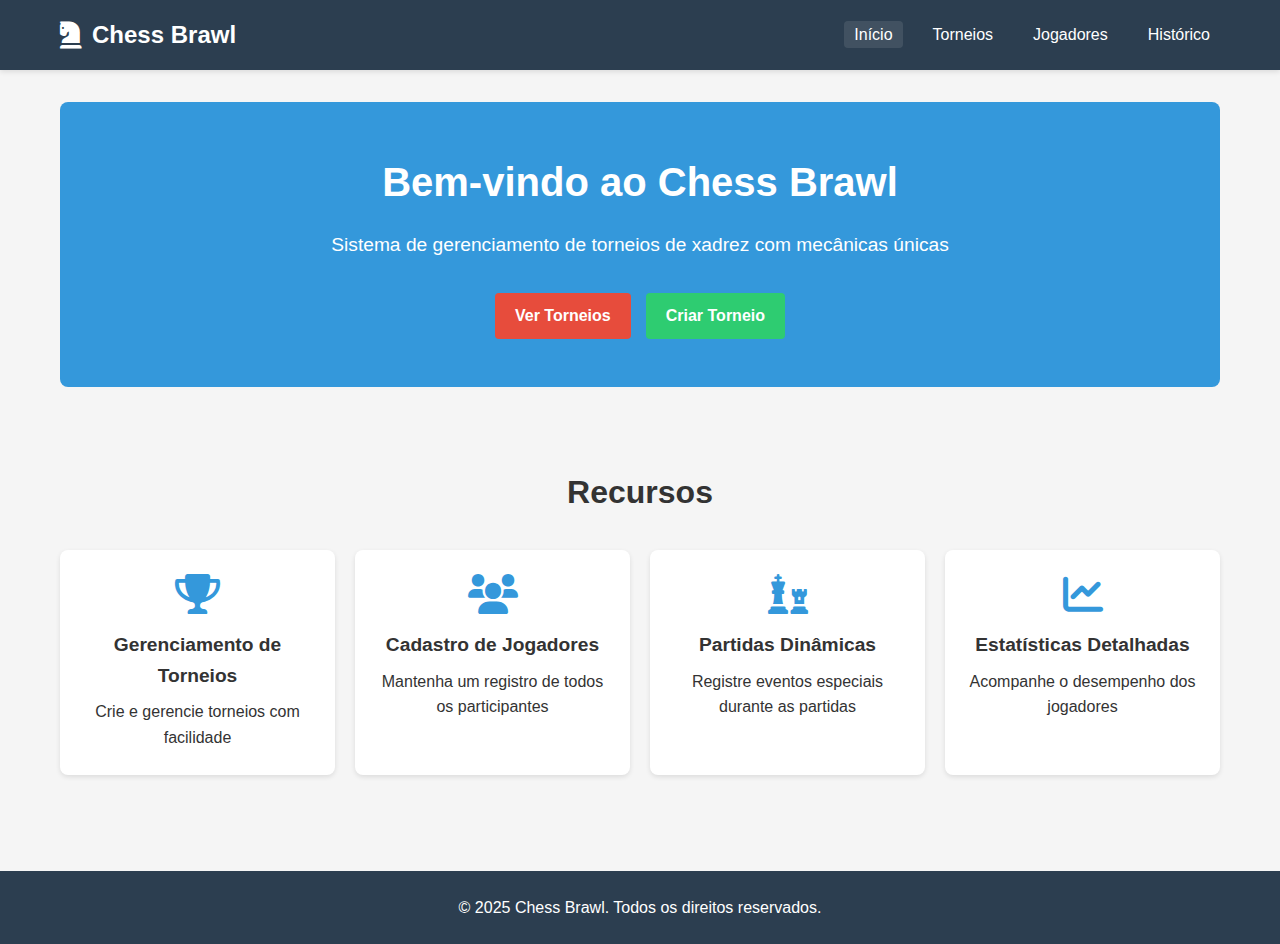
<file: src/main/resources/static/index.html>
<!DOCTYPE html>
<html lang="pt-BR">
<head>
    <meta charset="UTF-8">
    <meta name="viewport" content="width=device-width, initial-scale=1.0">
    <title>Chess Brawl</title>
    <link rel="stylesheet" href="css/styles.css">
    <link rel="stylesheet" href="css/components.css">
    <link rel="stylesheet" href="https://cdnjs.cloudflare.com/ajax/libs/font-awesome/6.0.0-beta3/css/all.min.css">
</head>
<body>
    <header class="main-header">
        <div class="container">
            <div class="logo">
                <i class="fas fa-chess-knight"></i>
                <h1>Chess Brawl</h1>
            </div>
            <nav class="main-nav">
                <ul>
                    <li><a href="index.html" class="active">Início</a></li>
                    <li><a href="tournaments.html">Torneios</a></li>
                    <li><a href="players.html">Jogadores</a></li>
                    <li><a href="history.html">Histórico</a></li>
                </ul>
            </nav>
        </div>
    </header>

    <main class="container">
        <section class="hero">
            <h2>Bem-vindo ao Chess Brawl</h2>
            <p>Sistema de gerenciamento de torneios de xadrez com mecânicas únicas</p>
            <div class="cta-buttons">
                <a href="tournaments.html" class="btn btn-primary">Ver Torneios</a>
                <a href="new-tournament.html" class="btn btn-secondary">Criar Torneio</a>
            </div>
        </section>

        <section class="features">
            <h3>Recursos</h3>
            <div class="feature-grid">
                <div class="feature-card">
                    <i class="fas fa-trophy"></i>
                    <h4>Gerenciamento de Torneios</h4>
                    <p>Crie e gerencie torneios com facilidade</p>
                </div>
                <div class="feature-card">
                    <i class="fas fa-users"></i>
                    <h4>Cadastro de Jogadores</h4>
                    <p>Mantenha um registro de todos os participantes</p>
                </div>
                <div class="feature-card">
                    <i class="fas fa-chess"></i>
                    <h4>Partidas Dinâmicas</h4>
                    <p>Registre eventos especiais durante as partidas</p>
                </div>
                <div class="feature-card">
                    <i class="fas fa-chart-line"></i>
                    <h4>Estatísticas Detalhadas</h4>
                    <p>Acompanhe o desempenho dos jogadores</p>
                </div>
            </div>
        </section>
    </main>

    <footer class="main-footer">
        <div class="container">
            <p>&copy; 2025 Chess Brawl. Todos os direitos reservados.</p>
        </div>
    </footer>

    <script type="module" src="js/utils.js"></script>
    <script type="module" src="js/api.js"></script>
</body>
</html>
</file>
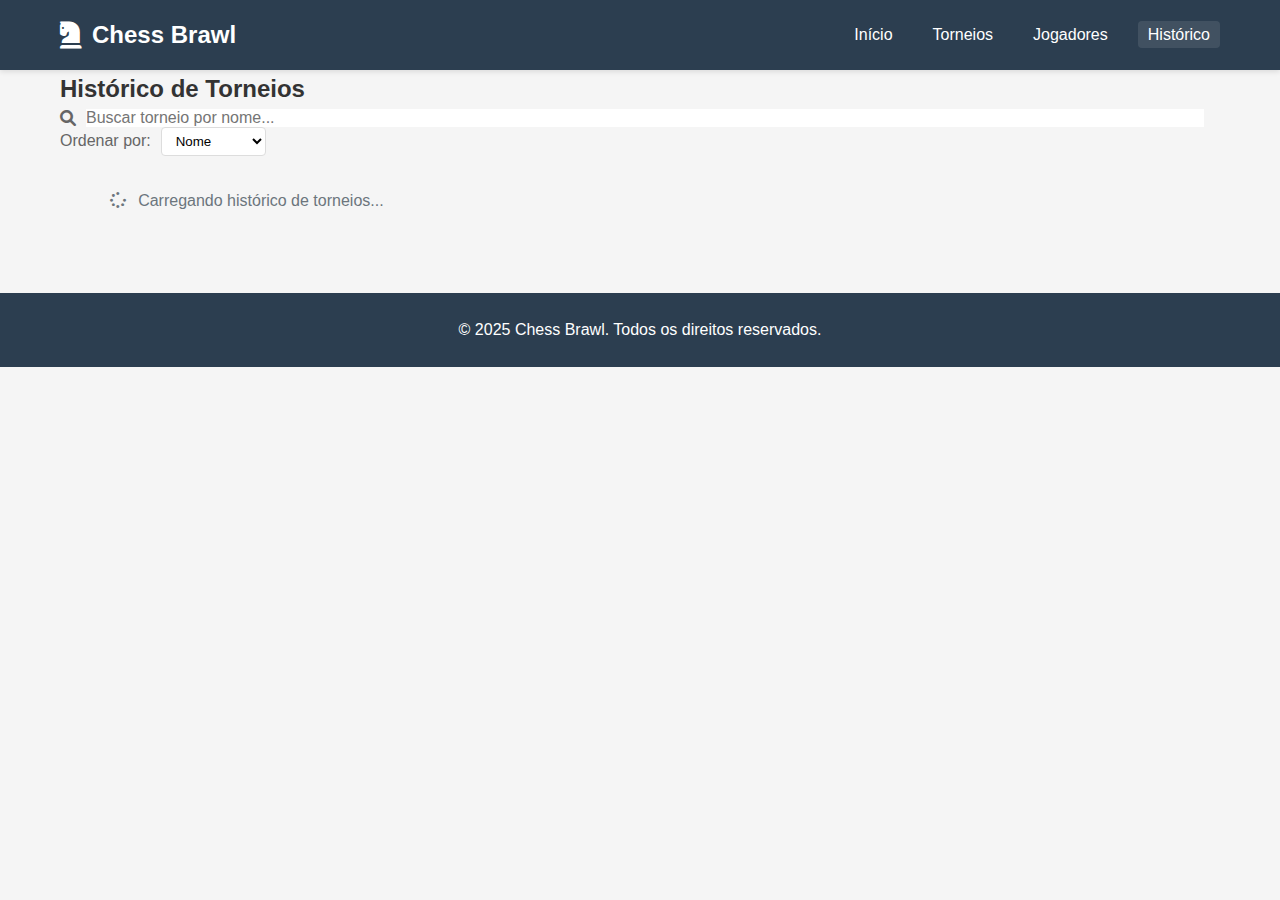
<file: src/main/resources/static/history.html>
<!DOCTYPE html>
<html lang="pt-BR">
<head>
    <meta charset="UTF-8">
    <meta name="viewport" content="width=device-width, initial-scale=1.0">
    <title>Histórico de Torneios - Chess Brawl</title>
    <link rel="stylesheet" href="css/styles.css">
    <link rel="stylesheet" href="css/components.css">
    <link rel="stylesheet" href="css/pages/history.css">
    <link rel="stylesheet" href="https://cdnjs.cloudflare.com/ajax/libs/font-awesome/6.0.0-beta3/css/all.min.css">
    </head>
<body>
    <header class="main-header">
        <div class="container">
            <div class="logo">
                <i class="fas fa-chess-knight"></i>
                <h1>Chess Brawl</h1>
            </div>
            <nav class="main-nav">
                <ul>
                    <li><a href="index.html">Início</a></li>
                    <li><a href="tournaments.html">Torneios</a></li>
                    <li><a href="players.html">Jogadores</a></li>
                    <li><a href="history.html" class="active">Histórico</a></li>
                </ul>
            </nav>
        </div>
    </header>

    <main class="container">
        <div class="page-header">
            <h2>Histórico de Torneios</h2>
        </div>

        <div class="search-bar">
            <div class="search-input">
                <i class="fas fa-search"></i>
                <input type="text" id="tournament-search" placeholder="Buscar torneio por nome...">
            </div>
            <div class="sort-options">
                <label for="sort-by">Ordenar por:</label>
                <select id="sort-by">
                    <option value="name">Nome</option>
                    <option value="players">Jogadores</option>
                </select>
            </div>
        </div>

        <div id="tournaments-container" class="tournaments-grid">
            <div class="loading">
                <i class="fas fa-spinner fa-spin"></i> Carregando histórico de torneios...
            </div>
            </div>

        <div id="notification-area" class="mt-6">
            </div>

    </main>

    <div id="tournament-modal" class="modal">
        <div class="modal-content">
            <div class="modal-header">
                <h3 id="modal-tournament-name">Detalhes do Torneio</h3>
                <button class="modal-close">&times;</button>
            </div>
            <div class="modal-body">
                <div class="modal-details">
                    <p><strong>Campeão:</strong> <span id="modal-champion"></span></p>
                </div>
                <h4 class="mt-4">Classificação Final</h4>
                <table class="table ranking-table">
                    <thead>
                        <tr>
                            <th>Pos.</th>
                            <th>Jogador</th>
                            <th>Nome</th>
                            <th class="text-center">Pontos</th>
                        </tr>
                    </thead>
                    <tbody id="modal-ranking">
                        </tbody>
                </table>
            </div>
        </div>
    </div>

    <template id="tournament-card-template">
        <div class="card tournament-card">
            <div class="card-header">
                <h3 class="card-title tournament-name"></h3>
            </div>
            <div class="tournament-details">
                <div class="detail-item">
                    <i class="fas fa-trophy"></i>
                    Campeão: <span class="champion-name"></span>
                </div>
                 <div class="detail-item">
                    <i class="fas fa-users"></i>
                    <span class="player-count"></span> jogadores
                </div>
                 <div class="detail-item">
                    <i class="fas fa-chess-board"></i>
                    <span class="round-count"></span> rodadas
                </div>
                </div>
            <div class="card-actions">
                <button class="btn btn-outline btn-sm view-details">Ver Detalhes</button>
            </div>
        </div>
    </template>


    <footer class="main-footer">
        <div class="container">
            <p>&copy; 2025 Chess Brawl. Todos os direitos reservados.</p>
        </div>
    </footer>

    <script src="js/utils.js" type="module"></script>
    <script src="js/api.js" type="module"></script>
    <script src="js/pages/history.js" type="module"></script>
</body>
</html>
</file>
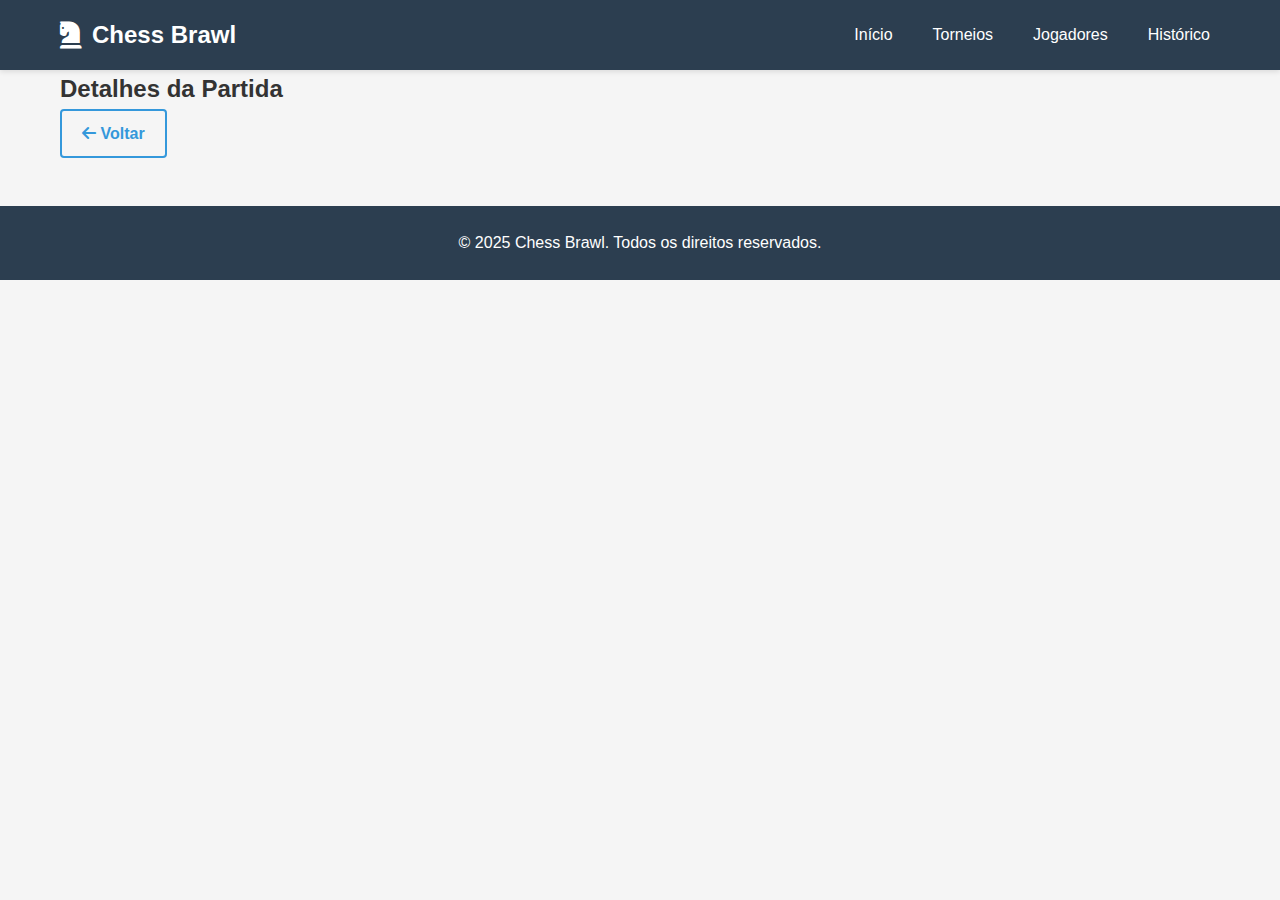
<file: src/main/resources/static/match-detail.html>
<!DOCTYPE html>
<html lang="pt-BR">
<head>
    <meta charset="UTF-8">
    <meta name="viewport" content="width=device-width, initial-scale=1.0">
    <title>Detalhes da Partida - Chess Brawl</title>
    <link rel="stylesheet" href="css/styles.css">
    <link rel="stylesheet" href="css/components.css">
    <link rel="stylesheet" href="css/pages/match-detail.css">
    <link rel="stylesheet" href="https://cdnjs.cloudflare.com/ajax/libs/font-awesome/6.0.0-beta3/css/all.min.css">
    </head>
<body>
    <header class="main-header">
        <div class="container">
            <div class="logo">
                <i class="fas fa-chess-knight"></i>
                <h1>Chess Brawl</h1>
            </div>
            <nav class="main-nav">
                <ul>
                    <li><a href="index.html">Início</a></li>
                    <li><a href="tournaments.html">Torneios</a></li>
                    <li><a href="players.html">Jogadores</a></li>
                    <li><a href="history.html">Histórico</a></li>
                </ul>
            </nav>
        </div>
    </header>

    <main class="container">
        <div class="page-header">
            <h2>Detalhes da Partida</h2>
            <a href="#" id="back-btn" class="btn btn-outline">
                <i class="fas fa-arrow-left"></i> Voltar
            </a>
        </div>

        <div id="match-loading" class="loading-state" style="display: none;">
            <i class="fas fa-spinner fa-spin"></i> Carregando dados da partida...
        </div>

        <div id="match-content" class="match-details-container hidden">
            <div class="match-info">
                <div class="player-block">
                    <h3 id="player1-nickname"></h3>
                    <p id="player1-name"></p>
                </div>
                <div class="vs">VS</div>
                <div class="player-block">
                    <h3 id="player2-nickname"></h3>
                    <p id="player2-name"></p>
                </div>
            </div>
            <div class="match-meta">
                <span id="match-round"></span>
                <span id="match-status" class="status-badge"></span>
            </div>

            <div class="match-actions">
                <button id="start-match-btn" class="btn btn-success" style="display: none;">
                    <i class="fas fa-play"></i> Iniciar Partida
                </button>

                <button id="finish-match-btn" class="btn btn-danger" style="display: none;">
                    <i class="fas fa-flag-checkered"></i> Finalizar Partida
                </button>
            </div>

            <div id="register-event-section" class="card mt-6 hidden">
                <div class="card-header">
                    <h3 class="card-title">Registrar Evento</h3>
                </div>
                <div class="card-body">
                    <form id="event-form">
                        <div class="form-group">
                            <label for="event-type" class="form-label">Tipo de Evento</label>
                            <select id="event-type" class="form-control" required>
                                <option value="">Selecione o tipo</option>
                                </select>
                        </div>
                        <div class="form-group">
                            <label for="event-player" class="form-label">Jogador</label>
                            <select id="event-player" class="form-control" required>
                                <option value="">Selecione o jogador</option>
                                </select>
                        </div>
                        <div class="form-actions">
                            <button type="submit" class="btn btn-primary">Registrar</button>
                        </div>
                    </form>
                </div>
            </div>

             <div id="finish-match-section" class="card mt-6 hidden">
                 </div>


            <div id="events-section" class="card mt-6 hidden">
                <div class="card-header">
                    <h3 class="card-title">Eventos da Partida</h3>
                </div>
                <div id="events-container" class="card-body">
                    <div class="empty-state">
                        <p>Nenhum evento registrado para esta partida.</p>
                    </div>
                </div>
            </div>

        </div>

        <div id="notification-area" class="mt-6">
            </div>

    </main>

    <footer class="main-footer">
        <div class="container">
            <p>&copy; 2025 Chess Brawl. Todos os direitos reservados.</p>
        </div>
    </footer>

    <template id="event-template">
        <div class="event-item">
            <div class="event-icon">
                 </div>
            <div class="event-details">
                <span class="event-type font-semibold"></span>
                <span class="event-player"></span>
                 </div>
             </div>
    </template>


    <script type="module" src="js/utils.js"></script>
    <script type="module" src="js/api.js"></script>
    <script type="module" src="js/pages/match-detail.js"></script>
</body>
</html>
</file>
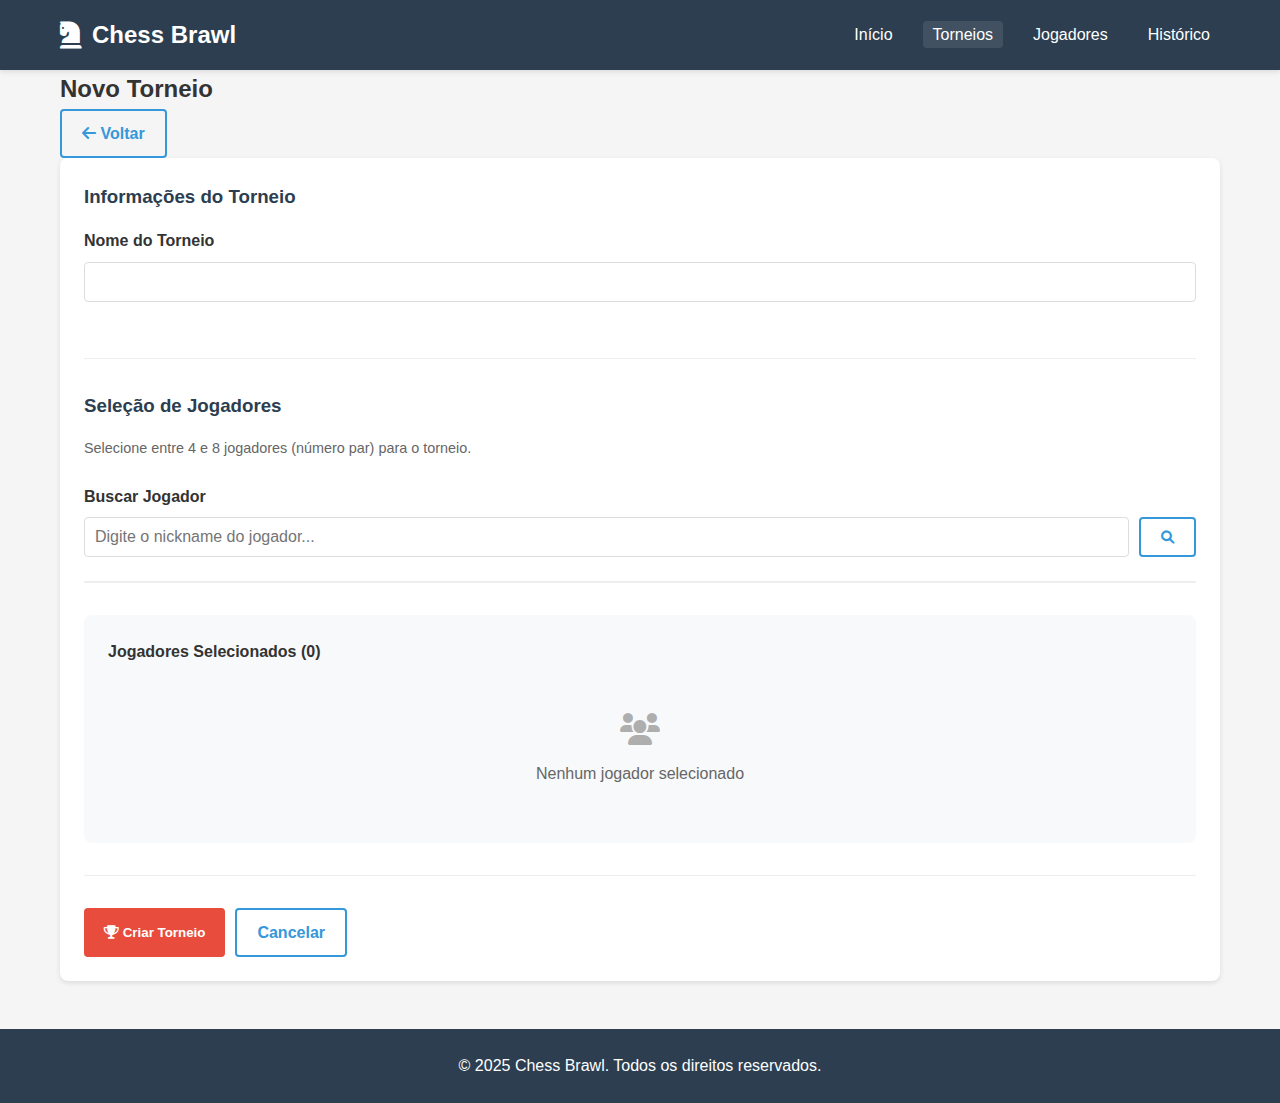
<file: src/main/resources/static/new-tournament.html>
<!DOCTYPE html>
<html lang="pt-BR">
<head>
    <meta charset="UTF-8">
    <meta name="viewport" content="width=device-width, initial-scale=1.0">
    <title>Novo Torneio - Chess Brawl</title>
    <link rel="stylesheet" href="css/styles.css">
    <link rel="stylesheet" href="css/components.css">
    <link rel="stylesheet" href="css/pages/tournament-form.css">
    <link rel="stylesheet" href="https://cdnjs.cloudflare.com/ajax/libs/font-awesome/6.0.0-beta3/css/all.min.css">
</head>
<body>
    <header class="main-header">
        <div class="container">
            <div class="logo">
                <i class="fas fa-chess-knight"></i>
                <h1>Chess Brawl</h1>
            </div>
            <nav class="main-nav">
                <ul>
                    <li><a href="index.html">Início</a></li>
                    <li><a href="tournaments.html" class="active">Torneios</a></li>
                    <li><a href="players.html">Jogadores</a></li>
                    <li><a href="history.html">Histórico</a></li>
                </ul>
            </nav>
        </div>
    </header>

    <main class="container">
        <div class="page-header">
            <h2>Novo Torneio</h2>
            <a href="tournaments.html" class="btn btn-outline">
                <i class="fas fa-arrow-left"></i> Voltar
            </a>
        </div>

        <div id="active-tournament-warning" class="alert alert-warning" style="display: none;">
            <i class="fas fa-exclamation-triangle"></i>
            <div>
                <h3>Já existe um torneio em andamento</h3>
                <p>Finalize o torneio atual antes de criar um novo.</p>
                <a href="#" id="view-active-tournament" class="btn btn-primary btn-sm">Ver Torneio Ativo</a>
            </div>
        </div>

        <div id="tournament-form-container">
            <form id="tournament-form" class="card">
                <div class="form-section">
                    <h3>Informações do Torneio</h3>
                    <div class="form-group">
                        <label for="tournament-name" class="form-label">Nome do Torneio</label>
                        <input type="text" id="tournament-name" class="form-control" required>
                        <div id="tournament-name-error" class="form-error"></div>
                    </div>
                </div>

                <div class="form-section">
                    <h3>Seleção de Jogadores</h3>
                    <p class="form-hint">Selecione entre 4 e 8 jogadores (número par) para o torneio.</p>
                    
                    <div class="player-search-container">
                        <div class="form-group">
                            <label for="player-search" class="form-label">Buscar Jogador</label>
                            <div class="search-input">
                                <input type="text" id="player-search" class="form-control" placeholder="Digite o nickname do jogador...">
                                <button type="button" id="search-player-btn" class="btn btn-outline">
                                    <i class="fas fa-search"></i>
                                </button>
                            </div>
                        </div>
                        
                        <div id="player-search-results" class="search-results">
                            <!-- Resultados da busca serão inseridos aqui -->
                        </div>
                    </div>
                    
                    <div class="selected-players-container">
                        <h4>Jogadores Selecionados (<span id="selected-count">0</span>)</h4>
                        <div id="selected-players" class="selected-players">
                            <div class="empty-selection">
                                <i class="fas fa-users"></i>
                                <p>Nenhum jogador selecionado</p>
                            </div>
                        </div>
                    </div>
                </div>

                <div class="form-actions">
                    <button type="submit" id="create-tournament-btn" class="btn btn-primary" disabled>
                        <i class="fas fa-trophy"></i> Criar Torneio
                    </button>
                    <a href="tournaments.html" class="btn btn-outline">Cancelar</a>
                </div>
            </form>
        </div>
    </main>

    <!-- Template para resultado de busca de jogador -->
    <template id="player-result-template">
        <div class="player-result">
            <div class="player-info">
                <h4 class="player-nickname"></h4>
                <p class="player-name"></p>
            </div>
            <div class="player-rating">
                <span class="rating-value"></span>
            </div>
            <button type="button" class="btn btn-sm btn-outline add-player">
                <i class="fas fa-plus"></i>
            </button>
        </div>
    </template>

    <!-- Template para jogador selecionado -->
    <template id="selected-player-template">
        <div class="selected-player">
            <div class="player-info">
                <h4 class="player-nickname"></h4>
                <p class="player-name"></p>
            </div>
            <div class="player-rating">
                <span class="rating-value"></span>
            </div>
            <button type="button" class="btn btn-sm btn-outline remove-player">
                <i class="fas fa-times"></i>
            </button>
        </div>
    </template>

    <footer class="main-footer">
        <div class="container">
            <p>&copy; 2025 Chess Brawl. Todos os direitos reservados.</p>
        </div>
    </footer>

    <script src="js/utils.js"></script>
    <script src="js/api.js"></script>
    <script src="js/pages/new-tournament.js"></script>
</body>
</html>
</file>
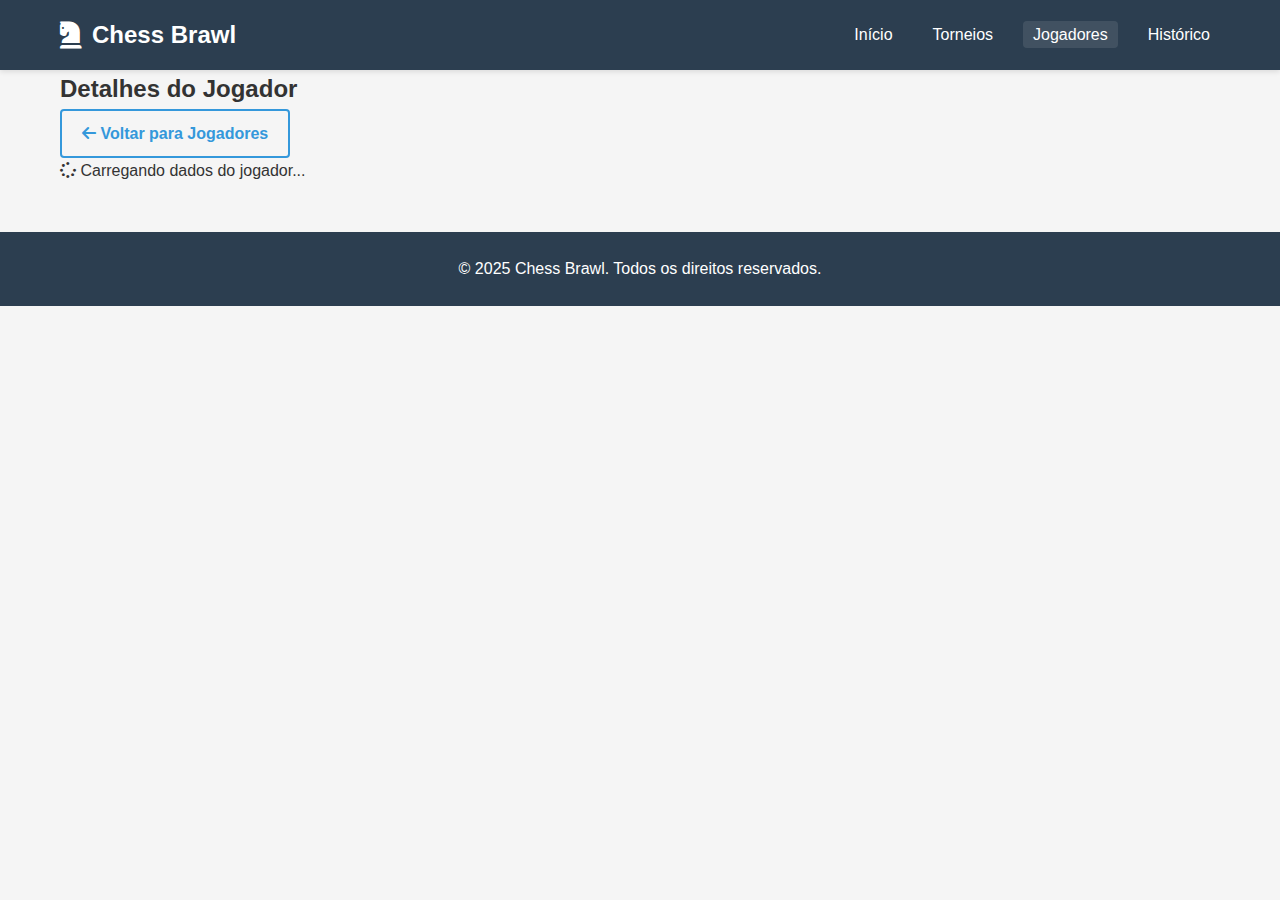
<file: src/main/resources/static/player-detail.html>
<!DOCTYPE html>
<html lang="pt-BR">
<head>
    <meta charset="UTF-8">
    <meta name="viewport" content="width=device-width, initial-scale=1.0">
    <title>Detalhes do Jogador - Chess Brawl</title>
    <link rel="stylesheet" href="css/styles.css">
    <link rel="stylesheet" href="css/components.css">
    <link rel="stylesheet" href="css/pages/player-detail.css">
    <link rel="stylesheet" href="https://cdnjs.cloudflare.com/ajax/libs/font-awesome/6.0.0-beta3/css/all.min.css">
    </head>
<body>
    <header class="main-header">
        <div class="container">
            <div class="logo">
                <i class="fas fa-chess-knight"></i>
                <h1>Chess Brawl</h1>
            </div>
            <nav class="main-nav">
                <ul>
                    <li><a href="index.html">Início</a></li>
                    <li><a href="tournaments.html">Torneios</a></li>
                    <li><a href="players.html" class="active">Jogadores</a></li>
                    <li><a href="history.html">Histórico</a></li>
                </ul>
            </nav>
        </div>
    </header>

    <main class="container">
        <div class="page-header">
            <h2>Detalhes do Jogador</h2>
            <a href="players.html" class="btn btn-outline">
                <i class="fas fa-arrow-left"></i> Voltar para Jogadores
            </a>
        </div>

        <div id="player-loading" class="loading">
            <i class="fas fa-spinner fa-spin"></i> Carregando dados do jogador...
        </div>

        <div id="player-content" class="hidden">
            <div class="player-profile card">
                <div class="profile-header">
                    <h3 id="player-nickname">Carregando...</h3>
                    <p id="player-name"></p>
                    <div class="player-rating">
                        <i class="fas fa-star"></i>
                        Rating: <span id="player-rating-value"></span>
                    </div>
                </div>
                <div class="profile-stats">
                    <h4>Estatísticas de Partida</h4>
                    
                     <div class="stats-grid">
                         <div class="stat-item">
                            <i class="fas fa-lightbulb event-icon original-move"></i> Movimentos Originais: <span id="original-moves">0</span>
                         </div>
                         <div class="stat-item">
                            <i class="fas fa-times-circle event-icon blunder"></i> Blunders: <span id="blunders-made">0</span> </div>
                         <div class="stat-item">
                            <i class="fas fa-chess-queen event-icon advantagous-position"></i> Posições Vantajosas: <span id="advantageous-positions">0</span> </div>
                         <div class="stat-item">
                            <i class="fas fa-angry event-icon disrespect"></i> Comportamento Desrespeitoso: <span id="disrespectful-behavior">0</span>
                         </div>
                         <div class="stat-item">
                            <i class="fas fa-fire event-icon rage-attack"></i> Ataques de Raiva: <span id="rage">0</span> </div>
                     </div>
                </div>
            </div>

        </div>

         <div id="notification-area" class="mt-6 p-4 rounded-lg text-white hidden">
            </div>

    </main>

    <template id="event-template">
        <div class="event-item">
            <div class="event-icon"></div>
            <div class="event-details">
                <span class="event-type"></span>
                 em <span class="event-match"></span>
                 </div>
            <div class="event-points"></div>
            <div class="event-time"></div>
        </div>
    </template>


    <footer class="main-footer">
        <div class="container">
            <p>&copy; 2025 Chess Brawl. Todos os direitos reservados.</p>
        </div>
    </footer>

    <script src="js/utils.js" type="module"></script>
    <script src="js/api.js" type="module"></script>
    <script src="js/pages/player-detail.js" type="module"></script>
</body>
</html>
</file>
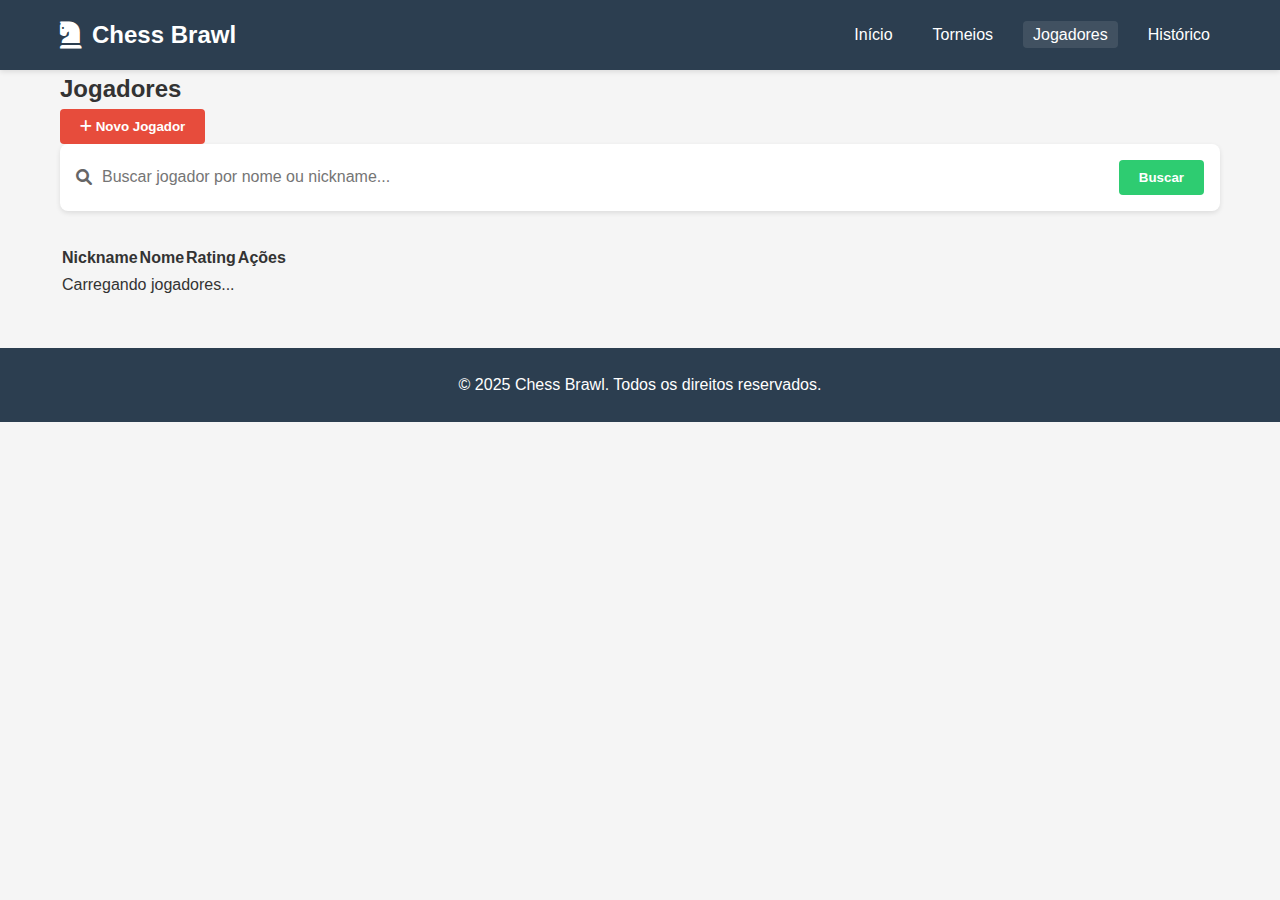
<file: src/main/resources/static/players.html>
<!DOCTYPE html>
<html lang="pt-BR">
<head>
    <meta charset="UTF-8">
    <meta name="viewport" content="width=device-width, initial-scale=1.0">
    <title>Jogadores - Chess Brawl</title>
    <link rel="stylesheet" href="css/styles.css">
    <link rel="stylesheet" href="css/components.css">
    <link rel="stylesheet" href="css/pages/player.css">
    <link rel="stylesheet" href="https://cdnjs.cloudflare.com/ajax/libs/font-awesome/6.0.0-beta3/css/all.min.css">
    </head>
<body>
    <header class="main-header">
        <div class="container">
            <div class="logo">
                <i class="fas fa-chess-knight"></i>
                <h1>Chess Brawl</h1>
            </div>
            <nav class="main-nav">
                <ul>
                    <li><a href="index.html">Início</a></li>
                    <li><a href="tournaments.html">Torneios</a></li>
                    <li><a href="players.html" class="active">Jogadores</a></li>
                    <li><a href="history.html">Histórico</a></li>
                </ul>
            </nav>
        </div>
    </header>

    <main class="container">
        <div class="page-header">
            <h2>Jogadores</h2>
            <button id="new-player-btn" class="btn btn-primary">
                <i class="fas fa-plus"></i> Novo Jogador
            </button>
        </div>

        <div class="search-bar">
            <div class="search-input">
                <i class="fas fa-search"></i>
                <input type="text" id="search-player-input" placeholder="Buscar jogador por nome ou nickname...">
            </div>
            <div class="sort-options" style="display: none;">
                <label for="sort-by">Ordenar por:</label>
                <select id="sort-by">
                    <option value="nickname">Nickname</option>
                    <option value="rating">Rating</option>
                    <option value="tournamentPoints">Pontos de Torneio</option>
                </select>
            </div>
             <button id="search-player-button" class="btn btn-secondary ml-2">Buscar</button>
        </div>

        <div id="players-container" class="players-grid">
            <div class="overflow-x-auto">
                <table class="player-table">
                    <thead>
                        <tr>
                            <th class="py-3 px-6 text-left">Nickname</th>
                            <th class="py-3 px-6 text-left">Nome</th>
                            <th class="py-3 px-6 text-left">Rating</th>
                            <th class="py-3 px-6 text-center">Ações</th>
                        </tr>
                    </thead>
                    <tbody id="players-list">
                        <tr>
                            <td colspan="4" class="text-center py-4">Carregando jogadores...</td>
                        </tr>
                    </tbody>
                </table>
            </div>
        </div>

        <div id="notification-area">
            </div>

    </main>

    <div id="player-modal" class="modal">
        <div class="modal-content">
            <div class="modal-header">
                <h3 id="player-form-title">Novo Jogador</h3>
                <button id="close-modal" class="modal-close">&times;</button>
            </div>
            <div class="modal-body">
                <form id="player-form">
                    <input type="hidden" id="player-id">
                    <div class="form-group">
                        <label for="player-nickname" class="form-label">Nickname</label>
                        <input type="text" id="player-nickname" class="form-control" required>
                        <div id="nickname-error" class="form-error"></div>
                    </div>
                    <div class="form-group">
                        <label for="player-name" class="form-label">Nome Completo</label>
                        <input type="text" id="player-name" class="form-control" required>
                        <div id="name-error" class="form-error"></div>
                    </div>
                    <div class="form-group">
                        <label for="player-rating" class="form-label">Rating</label>
                        <input type="number" id="player-rating" class="form-control" min="100" max="3000" value="1000" required>
                        <div id="rating-error" class="form-error"></div>
                    </div>
                    <div class="form-actions">
                        <button type="submit" class="btn btn-primary">Salvar</button>
                        <button type="button" id="close-modal-cancel" class="btn btn-outline modal-cancel">Cancelar</button>
                    </div>
                </form>
            </div>
        </div>
    </div>

    <footer class="main-footer">
        <div class="container">
            <p>&copy; 2025 Chess Brawl. Todos os direitos reservados.</p>
        </div>
    </footer>

    <script type="module" src="js/utils.js"></script>
    <script type="module" src="js/api.js"></script>
    <script type="module" src="js/pages/player.js"></script>
</body>
</html>
</file>
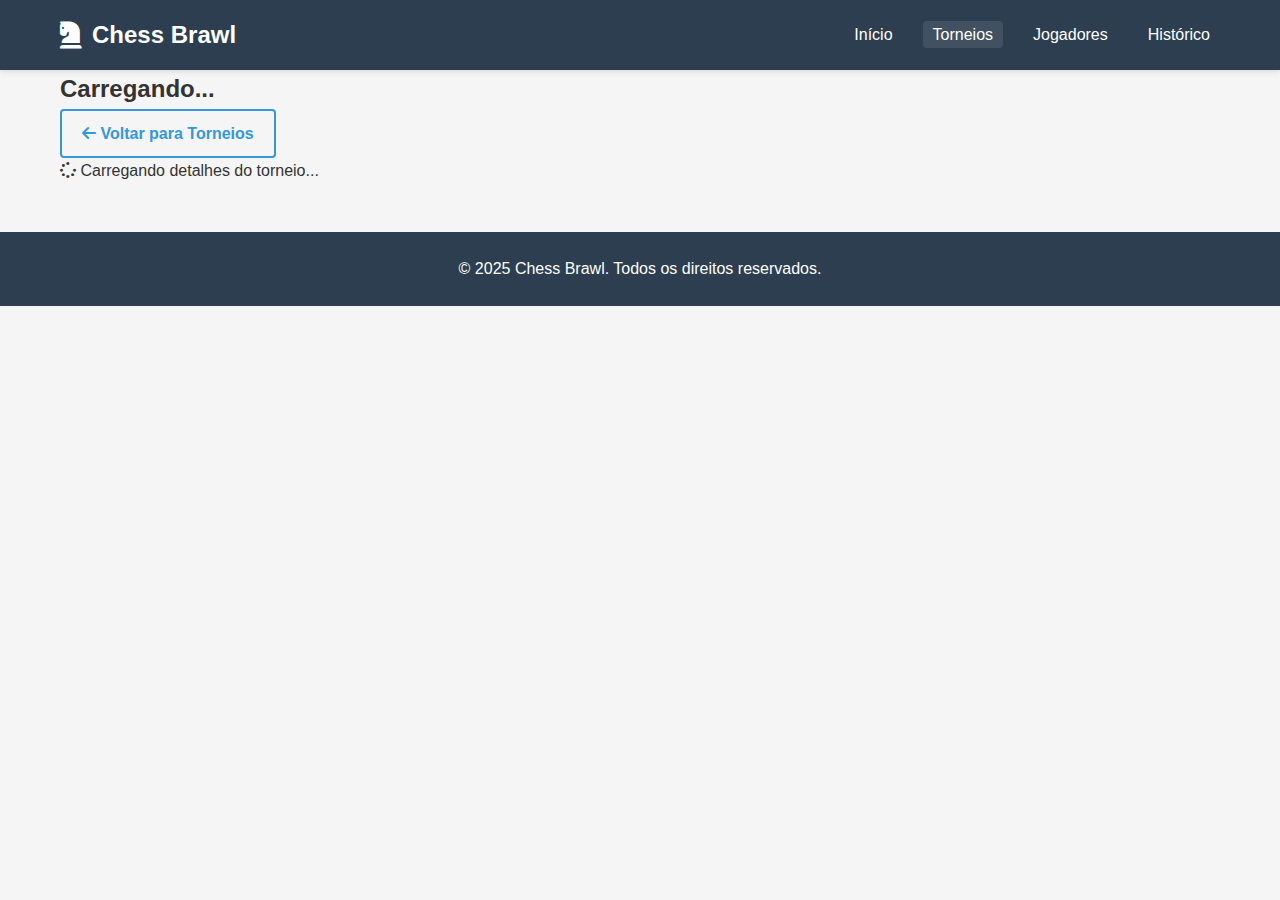
<file: src/main/resources/static/tournament-detail.html>
<!DOCTYPE html>
<html lang="pt-BR">
<head>
    <meta charset="UTF-8">
    <meta name="viewport" content="width=device-width, initial-scale=1.0">
    <title>Detalhes do Torneio - Chess Brawl</title>
    <link rel="stylesheet" href="css/styles.css">
    <link rel="stylesheet" href="css/components.css">
    <link rel="stylesheet" href="css/pages/tournament-detail.css"> <link rel="stylesheet" href="https://cdnjs.cloudflare.com/ajax/libs/font-awesome/6.0.0-beta3/css/all.min.css">
    </head>
<body>
    <header class="main-header">
        <div class="container">
            <div class="logo">
                <i class="fas fa-chess-knight"></i>
                <h1>Chess Brawl</h1>
            </div>
            <nav class="main-nav">
                <ul>
                    <li><a href="index.html">Início</a></li>
                    <li><a href="tournaments.html" class="active">Torneios</a></li>
                    <li><a href="players.html">Jogadores</a></li>
                    <li><a href="history.html">Histórico</a></li>
                </ul>
            </nav>
        </div>
    </header>

    <main class="container">
        <div class="page-header">
            <div class="tournament-title">
                <h2 id="tournament-name">Carregando...</h2>
                <span id="tournament-status" class="status-tag"></span> </div>
            <div class="page-actions">
                 <button id="start-tournament-btn" class="btn btn-primary hidden">
                    <i class="fas fa-play"></i> Iniciar Torneio
                </button>
                <a href="tournaments.html" class="btn btn-outline">
                    <i class="fas fa-arrow-left"></i> Voltar para Torneios
                </a>
            </div>
        </div>

        <div id="tournament-loading" class="loading">
            <i class="fas fa-spinner fa-spin"></i> Carregando detalhes do torneio...
        </div>

        <div id="tournament-content" class="hidden">
            <section class="tournament-section">
                <h3>Classificação</h3>
                <div class="card">
                    <table class="table ranking-table">
                        <thead>
                            <tr>
                                <th>Pos.</th>
                                <th>Jogador</th>
                                <th>Nome</th>
                                <th class="text-center">Pontos</th>
                            </tr>
                        </thead>
                        <tbody id="ranking-table-body">
                            </tbody>
                    </table>
                </div>
            </section>

            <section class="tournament-section">
                <h3>Rodadas</h3>
                 <div id="rounds-container">
                    </div>
            </section>
        </div>

         <div id="notification-area" class="mt-6">
            </div>

    </main>

    <template id="round-template">
        <div class="round-card card">
            <div class="round-header">
                <h4 class="round-title">Rodada <span class="round-number"></span></h4>
                <span class="round-status"></span>
            </div>
            <div class="matches-container">
                </div>
        </div>
    </template>

    <template id="match-template">
        <div class="match-card">
            <div class="match-players">
                <div class="player player1">
                    <span class="player-nickname"></span>
                </div>
                <div class="match-vs">VS</div>
                <div class="player player2">
                    <span class="player-nickname"></span>
                </div>
            </div>
            <div class="match-status"></div>
            <div class="match-actions">
                <a href="#" class="btn btn-sm btn-outline view-match">
                    <i class="fas fa-eye"></i> Ver Partida
                </a>
            </div>
        </div>
    </template>

    <footer class="main-footer">
        <div class="container">
            <p>&copy; 2025 Chess Brawl. Todos os direitos reservados.</p>
        </div>
    </footer>

    <script type="module" src="js/utils.js"></script>
    <script type="module" src="js/api.js"></script>
    <script type="module" src="js/pages/tournament-detail.js"></script>
</body>
</html>
</file>
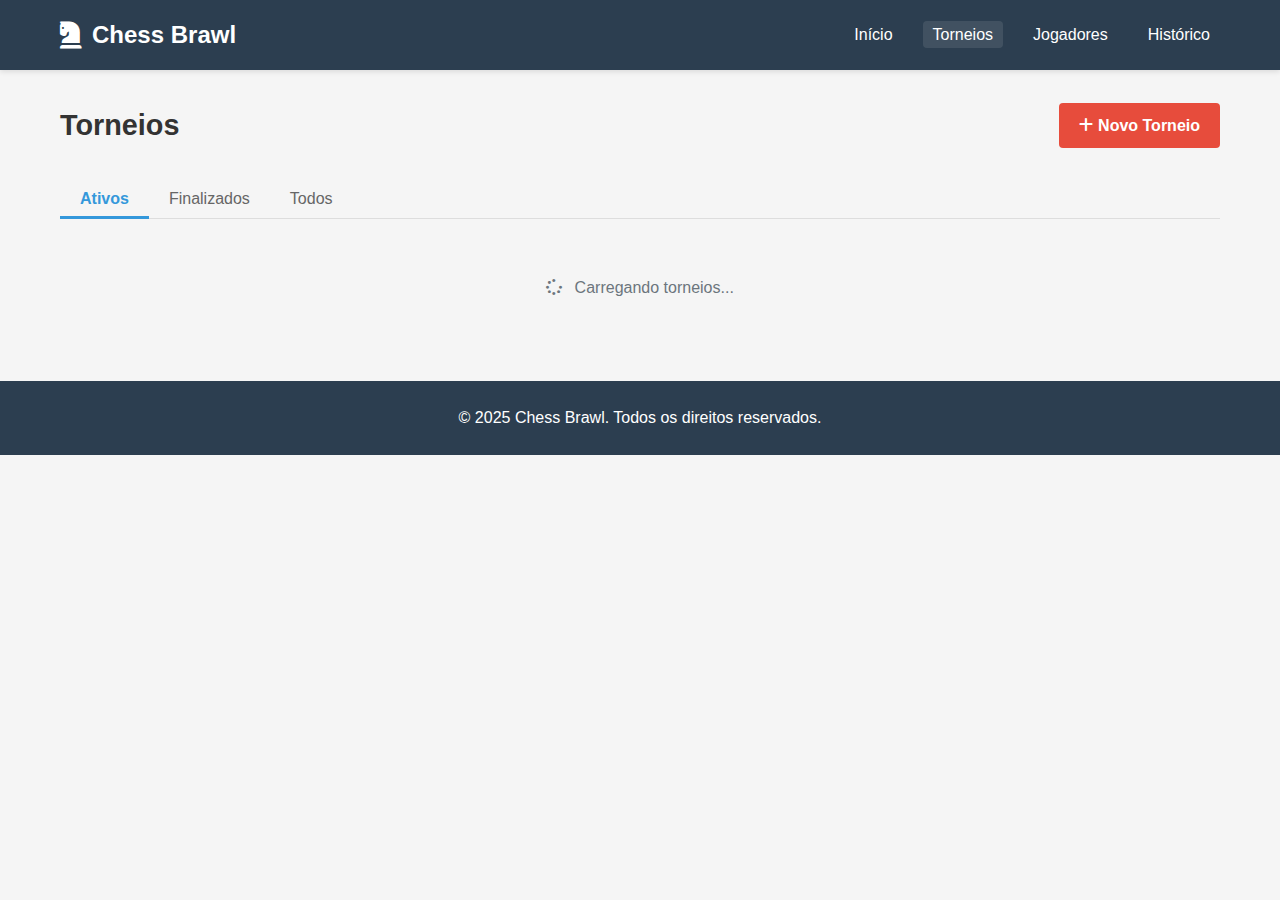
<file: src/main/resources/static/tournaments.html>
<!DOCTYPE html>
<html lang="pt-BR">
<head>
    <meta charset="UTF-8">
    <meta name="viewport" content="width=device-width, initial-scale=1.0">
    <title>Torneios - Chess Brawl</title>
    <link rel="stylesheet" href="css/styles.css">
    <link rel="stylesheet" href="css/components.css">
    <link rel="stylesheet" href="css/pages/tournaments.css">
    <link rel="stylesheet" href="https://cdnjs.cloudflare.com/ajax/libs/font-awesome/6.0.0-beta3/css/all.min.css">
</head>
<body>
    <header class="main-header">
        <div class="container">
            <div class="logo">
                <i class="fas fa-chess-knight"></i>
                <h1>Chess Brawl</h1>
            </div>
            <nav class="main-nav">
                <ul>
                    <li><a href="index.html">Início</a></li>
                    <li><a href="tournaments.html" class="active">Torneios</a></li>
                    <li><a href="players.html">Jogadores</a></li>
                    <li><a href="history.html">Histórico</a></li>
                </ul>
            </nav>
        </div>
    </header>

    <main class="container">
        <div class="page-header">
            <h2>Torneios</h2>
            <a href="new-tournament.html" class="btn btn-primary">
                <i class="fas fa-plus"></i> Novo Torneio
            </a>
        </div>

        <div class="tournament-status-tabs">
            <button class="tab-btn active" data-status="active">Ativos</button>
            <button class="tab-btn" data-status="finished">Finalizados</button>
            <button class="tab-btn" data-status="all">Todos</button>
        </div>

        <div id="tournaments-container">
            <div class="loading">
                <i class="fas fa-spinner fa-spin"></i> Carregando torneios...
            </div>
        </div>
    </main>

    <footer class="main-footer">
        <div class="container">
            <p>&copy; 2025 Chess Brawl. Todos os direitos reservados.</p>
        </div>
    </footer>

    <template id="tournament-card-template">
        <div class="card tournament-card">
            <div class="card-header">
                <h3 class="card-title tournament-name"></h3>
                <span class="tournament-status"></span>
            </div>
            <div class="tournament-details">
                <div class="detail-item">
                    <i class="fas fa-users"></i>
                    <span class="player-count"></span> jogadores
                </div>
                <div class="detail-item">
                    <i class="fas fa-chess-board"></i>
                    <span class="round-count"></span> rodadas
                </div>
            </div>
            <div class="card-actions">
                <a href="#" class="btn btn-primary view-tournament">Ver Detalhes</a>
                <button onclick="deleteTournament(1)">Excluir</button>
            </div>
        </div>
    </template>

    <script src="js/utils.js"></script>
    <script src="js/api.js"></script>
    <script type="module" src="js/pages/tournaments.js"></script>
</body>
</html>
</file>
<file: src/main/resources/static/css/components.css>
/* Botões */
.btn {
    display: inline-block;
    padding: 10px 20px;
    border-radius: 4px;
    text-decoration: none;
    font-weight: 600;
    cursor: pointer;
    transition: background-color 0.3s, transform 0.2s;
    border: none;
}

.btn:hover {
    transform: translateY(-2px);
}

.btn-primary {
    background-color: #e74c3c;
    color: white;
}

.btn-primary:hover {
    background-color: #c0392b;
}

.btn-secondary {
    background-color: #2ecc71;
    color: white;
}

.btn-secondary:hover {
    background-color: #27ae60;
}

.btn-outline {
    background-color: transparent;
    border: 2px solid #3498db;
    color: #3498db;
}

.btn-outline:hover {
    background-color: #3498db;
    color: white;
}

/* Cards */
.card {
    background-color: white;
    border-radius: 8px;
    box-shadow: 0 2px 5px rgba(0, 0, 0, 0.1);
    padding: 1.5rem;
    margin-bottom: 1.5rem;
}

.card-header {
    display: flex;
    justify-content: space-between;
    align-items: center;
    margin-bottom: 1rem;
    padding-bottom: 0.5rem;
    border-bottom: 1px solid #eee;
}

.card-title {
    font-size: 1.3rem;
    font-weight: 600;
}

/* Formulários */
.form-group {
    margin-bottom: 1.5rem;
}

.form-label {
    display: block;
    margin-bottom: 0.5rem;
    font-weight: 600;
}

.form-control {
    width: 100%;
    padding: 10px;
    border: 1px solid #ddd;
    border-radius: 4px;
    font-size: 1rem;
}

.form-control:focus {
    outline: none;
    border-color: #3498db;
    box-shadow: 0 0 0 2px rgba(52, 152, 219, 0.2);
}

.form-error {
    color: #e74c3c;
    font-size: 0.85rem;
    margin-top: 0.25rem;
    display: none;
}

.form-actions {
    display: flex;
    gap: 10px;
    margin-top: 1.5rem;
}

/* Alertas */
.alert {
    padding: 1rem;
    border-radius: 4px;
    margin-bottom: 1rem;
}

.alert-success {
    background-color: #d4edda;
    color: #155724;
    border: 1px solid #c3e6cb;
}

.alert-danger {
    background-color: #f8d7da;
    color: #721c24;
    border: 1px solid #f5c6cb;
}

.alert-warning {
    background-color: #fff3cd;
    color: #856404;
    border: 1px solid #ffeeba;
}

/* Tabelas */
.table {
    width: 100%;
    border-collapse: collapse;
    margin-bottom: 1.5rem;
}

.table th, .table td {
    padding: 12px 15px;
    text-align: left;
    border-bottom: 1px solid #ddd;
}

.table th {
    background-color: #f8f9fa;
    font-weight: 600;
}

.table tbody tr:hover {
    background-color: #f1f1f1;
}

/* Notificações */
.notification {
    position: fixed;
    top: 20px;
    right: 20px;
    padding: 15px;
    border-radius: 4px;
    background-color: white;
    box-shadow: 0 3px 10px rgba(0, 0, 0, 0.2);
    display: flex;
    justify-content: space-between;
    align-items: center;
    min-width: 300px;
    z-index: 1000;
    animation: slideIn 0.3s ease-out;
}

.notification-content {
    display: flex;
    align-items: center;
    gap: 10px;
}

.notification-success {
    border-left: 4px solid #2ecc71;
}

.notification-error {
    border-left: 4px solid #e74c3c;
}

.notification-warning {
    border-left: 4px solid #f39c12;
}

.notification-info {
    border-left: 4px solid #3498db;
}

.notification-close {
    background: none;
    border: none;
    cursor: pointer;
    color: #999;
}

.notification-hide {
    animation: slideOut 0.3s ease-in forwards;
}

/* Regra para ocultar elementos com a classe 'hidden' */
.hidden {
    display: none !important; /* Use !important para garantir que a regra não seja sobrescrita facilmente */
}


@keyframes slideIn {
    from {
        transform: translateX(100%);
        opacity: 0;
    }
    to {
        transform: translateX(0);
        opacity: 1;
    }
}

@keyframes slideOut {
    from {
        transform: translateX(0);
        opacity: 1;
    }
    to {
        transform: translateX(100%);
        opacity: 0;
    }
}
</file>
<file: src/main/resources/static/css/pages/history.css>
/* Estilos para a página de histórico de torneios */

.filters-bar {
    display: flex;
    justify-content: space-between;
    align-items: center;
    margin-bottom: 2rem;
    background-color: white;
    padding: 1rem;
    border-radius: 8px;
    box-shadow: 0 2px 5px rgba(0, 0, 0, 0.1);
}

.search-input {
    display: flex;
    align-items: center;
    flex: 1;
    margin-right: 1rem;
}

.search-input i {
    margin-right: 10px;
    color: #666;
}

.search-input input {
    border: none;
    outline: none;
    width: 100%;
    font-size: 1rem;
}

.sort-options {
    display: flex;
    align-items: center;
}

.sort-options label {
    margin-right: 10px;
    color: #666;
}

.sort-options select {
    padding: 5px 10px;
    border: 1px solid #ddd;
    border-radius: 4px;
    background-color: white;
}

/* Grid de torneios */
.tournaments-grid {
    display: grid;
    grid-template-columns: repeat(auto-fill, minmax(300px, 1fr));
    gap: 20px;
}

/* Card de torneio */
.tournament-card {
    background-color: white;
    border-radius: 8px;
    box-shadow: 0 2px 5px rgba(0, 0, 0, 0.1);
    padding: 1.5rem;
    transition: transform 0.2s;
}

.tournament-card:hover {
    transform: translateY(-5px);
}

.tournament-header {
    display: flex;
    justify-content: space-between;
    align-items: flex-start;
    margin-bottom: 1rem;
}

.tournament-name {
    font-size: 1.3rem;
    font-weight: 600;
    margin: 0;
}

.tournament-date {
    font-size: 0.9rem;
    color: #666;
}

.tournament-champion {
    background-color: #fff9e6;
    padding: 1rem;
    border-radius: 8px;
    margin-bottom: 1rem;
}

.champion-label {
    display: flex;
    align-items: center;
    margin-bottom: 5px;
    font-size: 0.9rem;
    color: #f1c40f;
}

.champion-label i {
    margin-right: 5px;
}

.champion-name {
    font-weight: 600;
    font-size: 1.1rem;
}

.tournament-stats {
    display: grid;
    grid-template-columns: repeat(3, 1fr);
    gap: 10px;
    margin-bottom: 1.5rem;
}

.stat-item {
    display: flex;
    flex-direction: column;
    align-items: center;
    text-align: center;
    font-size: 0.9rem;
    color: #666;
}

.stat-item i {
    font-size: 1.2rem;
    color: #3498db;
    margin-bottom: 5px;
}

.tournament-actions {
    display: flex;
    justify-content: center;
}

/* Modal */
.modal {
    display: none;
    position: fixed;
    top: 0;
    left: 0;
    width: 100%;
    height: 100%;
    background-color: rgba(0, 0, 0, 0.5);
    z-index: 1000;
    justify-content: center;
    align-items: center;
}

.modal.active {
    display: flex;
}

.modal-content {
    background-color: white;
    border-radius: 8px;
    width: 90%;
    max-width: 700px;
    max-height: 90vh;
    overflow-y: auto;
    box-shadow: 0 5px 15px rgba(0, 0, 0, 0.3);
    animation: modalFadeIn 0.3s;
}

.modal-header {
    display: flex;
    justify-content: space-between;
    align-items: center;
    padding: 1rem 1.5rem;
    border-bottom: 1px solid #eee;
}

.modal-header h3 {
    margin: 0;
}

.modal-close {
    background: none;
    border: none;
    font-size: 1.5rem;
    cursor: pointer;
    color: #666;
}

.modal-body {
    padding: 1.5rem;
}

.tournament-info {
    display: grid;
    grid-template-columns: repeat(3, 1fr);
    gap: 15px;
    margin-bottom: 2rem;
}

.info-item {
    display: flex;
    flex-direction: column;
}

.info-label {
    font-size: 0.9rem;
    color: #666;
    margin-bottom: 5px;
}

.modal-body h4 {
    margin-top: 0;
    margin-bottom: 1rem;
}

.ranking-table {
    width: 100%;
}

.ranking-table th,
.ranking-table td {
    padding: 12px 15px;
    text-align: left;
}

.ranking-table tbody tr:first-child {
    background-color: rgba(255, 215, 0, 0.1);
}

.ranking-table tbody tr:first-child td:first-child {
    position: relative;
}

.ranking-table tbody tr:first-child td:first-child::before {
    content: '👑';
    position: absolute;
    left: 0;
    top: 50%;
    transform: translateY(-50%);
}

.text-center {
    text-align: center;
}

@keyframes modalFadeIn {
    from {
        opacity: 0;
        transform: translateY(-20px);
    }
    to {
        opacity: 1;
        transform: translateY(0);
    }
}

/* Loading */
.loading {
    text-align: center;
    padding: 2rem;
    color: #6c757d;
}

.loading i {
    margin-right: 8px;
}

/* Responsividade */
@media (max-width: 768px) {
    .filters-bar {
        flex-direction: column;
        align-items: stretch;
    }
    
    .search-input {
        margin-right: 0;
        margin-bottom: 1rem;
    }
    
    .sort-options {
        justify-content: flex-end;
    }
    
    .tournament-info {
        grid-template-columns: 1fr;
    }
}
</file>
<file: src/main/resources/static/css/pages/match-detail.css>
/* Estilos para a página de detalhes da partida */

.match-header {
    margin-bottom: 2rem;
}

.match-players {
    display: flex;
    align-items: center;
    justify-content: space-between;
    margin-bottom: 1.5rem;
    padding-bottom: 1.5rem;
    border-bottom: 1px solid #eee;
}

.player {
    flex: 1;
    text-align: center;
}

.player h3 {
    margin: 0 0 5px 0;
    font-size: 1.5rem;
}

.player p {
    margin: 0;
    color: #666;
}

.match-vs {
    display: flex;
    flex-direction: column;
    align-items: center;
    margin: 0 20px;
}

.match-vs span {
    font-size: 1.2rem;
    font-weight: 600;
    color: #2c3e50;
    margin-bottom: 10px;
}

.status-badge {
    padding: 5px 10px;
    border-radius: 20px;
    font-size: 0.8rem;
    font-weight: 600;
}

.status-scheduled {
    background-color: #e9ecef;
    color: #495057;
}

.status-in_progress {
    background-color: #cce5ff;
    color: #004085;
}

.status-finished {
    background-color: #d4edda;
    color: #155724;
}

.match-info {
    display: flex;
    justify-content: center;
    gap: 30px;
}

.info-item {
    display: flex;
    align-items: center;
    color: #666;
}

.info-item i {
    margin-right: 8px;
    color: #3498db;
}

.match-actions {
    display: flex;
    justify-content: center;
    gap: 15px;
    margin-bottom: 2rem;
}

.match-sections {
    display: grid;
    grid-template-columns: 1fr 1fr;
    gap: 20px;
}

.match-section {
    margin-bottom: 2rem;
}

.match-section h3 {
    margin-bottom: 1rem;
}

/* Eventos */
.event-item {
    display: flex;
    padding: 1rem;
    border-bottom: 1px solid #eee;
}

.event-item:last-child {
    border-bottom: none;
}

.event-icon {
    width: 40px;
    height: 40px;
    border-radius: 50%;
    display: flex;
    align-items: center;
    justify-content: center;
    margin-right: 15px;
    flex-shrink: 0;
}

.event-icon i {
    font-size: 1.2rem;
}

.event-content {
    flex: 1;
}

.event-header {
    display: flex;
    justify-content: space-between;
    align-items: center;
    margin-bottom: 5px;
}

.event-type {
    margin: 0;
    font-size: 1.1rem;
}

.event-points {
    font-weight: 600;
}

.event-points.positive {
    color: #2ecc71;
}

.event-points.negative {
    color: #e74c3c;
}

.event-description {
    margin: 0 0 10px 0;
}

.event-meta {
    display: flex;
    justify-content: space-between;
    font-size: 0.85rem;
    color: #666;
}

/* Ícones de eventos */
.event-icon.original-move {
    background-color: rgba(46, 204, 113, 0.1);
    color: #2ecc71;
}

.event-icon.advantagous-position {
    background-color: rgba(52, 152, 219, 0.1);
    color: #3498db;
}

.event-icon.blunder {
    background-color: rgba(231, 76, 60, 0.1);
    color: #e74c3c;
}

.event-icon.disrespectful-behavior {
    background-color: rgba(243, 156, 18, 0.1);
    color: #f39c12;
}

.event-icon.rage-attack {
    background-color: rgba(231, 76, 60, 0.1);
    color: #e74c3c;
}

/* Loading */
.loading-container {
    display: flex;
    justify-content: center;
    align-items: center;
    min-height: 300px;
}

/* Responsividade */
@media (max-width: 992px) {
    .match-sections {
        grid-template-columns: 1fr;
    }
}

@media (max-width: 768px) {
    .match-players {
        flex-direction: column;
        gap: 20px;
    }
    
    .match-vs {
        margin: 15px 0;
    }
    
    .match-info {
        flex-direction: column;
        align-items: center;
        gap: 15px;
    }
}
</file>
<file: src/main/resources/static/css/pages/tournament-form.css>
/* Estilos para o formulário de torneio */

.form-section {
    margin-bottom: 2rem;
    padding-bottom: 2rem;
    border-bottom: 1px solid #eee;
}

.form-section:last-child {
    border-bottom: none;
    padding-bottom: 0;
}

.form-section h3 {
    margin-bottom: 1rem;
    color: #2c3e50;
}

.form-hint {
    color: #666;
    margin-bottom: 1.5rem;
    font-size: 0.9rem;
}

/* Busca de jogadores */
.player-search-container {
    margin-bottom: 2rem;
}

.search-input {
    display: flex;
    gap: 10px;
}

.search-input input {
    flex: 1;
}

.search-results {
    margin-top: 1rem;
    max-height: 300px;
    overflow-y: auto;
    border: 1px solid #eee;
    border-radius: 4px;
}

.player-result {
    display: flex;
    align-items: center;
    padding: 1rem;
    border-bottom: 1px solid #eee;
    background-color: white;
}

.player-result:last-child {
    border-bottom: none;
}

.player-result:hover {
    background-color: #f8f9fa;
}

.player-info {
    flex: 1;
}

.player-info h4 {
    margin: 0 0 5px 0;
    font-size: 1rem;
}

.player-info p {
    margin: 0;
    color: #666;
    font-size: 0.9rem;
}

.player-rating {
    margin-right: 1rem;
    font-weight: 600;
    color: #2c3e50;
}

/* Jogadores selecionados */
.selected-players-container {
    background-color: #f8f9fa;
    padding: 1.5rem;
    border-radius: 8px;
}

.selected-players-container h4 {
    margin-top: 0;
    margin-bottom: 1rem;
    display: flex;
    align-items: center;
}

.selected-players {
    display: grid;
    grid-template-columns: repeat(auto-fill, minmax(250px, 1fr));
    gap: 15px;
}

.selected-player {
    display: flex;
    align-items: center;
    padding: 1rem;
    background-color: white;
    border-radius: 4px;
    box-shadow: 0 1px 3px rgba(0, 0, 0, 0.1);
}

.empty-selection {
    grid-column: 1 / -1;
    text-align: center;
    padding: 2rem;
    color: #666;
}

.empty-selection i {
    font-size: 2rem;
    margin-bottom: 1rem;
    opacity: 0.5;
}

/* Alerta de torneio ativo */
#active-tournament-warning {
    display: flex;
    align-items: flex-start;
    margin-bottom: 2rem;
}

#active-tournament-warning i {
    font-size: 1.5rem;
    margin-right: 1rem;
}

#active-tournament-warning h3 {
    margin-top: 0;
    margin-bottom: 0.5rem;
}

#active-tournament-warning p {
    margin-bottom: 1rem;
}

/* Responsividade */
@media (max-width: 768px) {
    .selected-players {
        grid-template-columns: 1fr;
    }
    
    .form-actions {
        flex-direction: column;
    }
    
    .form-actions button,
    .form-actions a {
        width: 100%;
        margin-bottom: 10px;
    }
}
</file>
<file: src/main/resources/static/css/pages/player-detail.css>
/* Estilos para a página de detalhes do jogador */

.player-header {
    display: flex;
    justify-content: space-between;
    align-items: center;
    margin-bottom: 2rem;
    padding: 1.5rem;
}

.player-info h3 {
    margin: 0 0 5px 0;
    font-size: 1.8rem;
}

.player-info p {
    margin: 0;
    color: #666;
    font-size: 1.1rem;
}

.player-rating {
    text-align: center;
    background-color: #f8f9fa;
    padding: 1rem;
    border-radius: 8px;
    min-width: 120px;
}

.rating-label {
    font-size: 0.9rem;
    color: #666;
    margin-bottom: 5px;
}

.rating-value {
    font-size: 1.8rem;
    font-weight: 700;
    color: #2c3e50;
}

.player-sections {
    display: grid;
    grid-template-columns: 1fr 1fr;
    gap: 20px;
}

.player-section {
    margin-bottom: 2rem;
}

.player-section h3 {
    margin-bottom: 1rem;
}

/* Estatísticas */
.stats-grid {
    display: grid;
    grid-template-columns: repeat(auto-fill, minmax(250px, 1fr));
    gap: 15px;
}

.stat-card {
    display: flex;
    align-items: center;
    padding: 1.5rem;
    border-radius: 8px;
    box-shadow: 0 2px 5px rgba(0, 0, 0, 0.1);
}

.stat-card.positive {
    background-color: rgba(46, 204, 113, 0.1);
}

.stat-card.negative {
    background-color: rgba(231, 76, 60, 0.1);
}

.stat-icon {
    width: 50px;
    height: 50px;
    border-radius: 50%;
    display: flex;
    align-items: center;
    justify-content: center;
    margin-right: 15px;
    flex-shrink: 0;
}

.stat-card.positive .stat-icon {
    background-color: #2ecc71;
    color: white;
}

.stat-card.negative .stat-icon {
    background-color: #e74c3c;
    color: white;
}

.stat-icon i {
    font-size: 1.5rem;
}

.stat-content {
    flex: 1;
}

.stat-value {
    font-size: 1.8rem;
    font-weight: 700;
    margin-bottom: 5px;
}

.stat-card.positive .stat-value {
    color: #2ecc71;
}

.stat-card.negative .stat-value {
    color: #e74c3c;
}

.stat-label {
    font-weight: 600;
    margin-bottom: 5px;
}

.stat-points {
    font-size: 0.85rem;
    color: #666;
}

/* Eventos */
.event-item {
    display: flex;
    padding: 1rem;
    border-bottom: 1px solid #eee;
}

.event-item:last-child {
    border-bottom: none;
}

.event-icon {
    width: 40px;
    height: 40px;
    border-radius: 50%;
    display: flex;
    align-items: center;
    justify-content: center;
    margin-right: 15px;
    flex-shrink: 0;
}

.event-icon i {
    font-size: 1.2rem;
}

.event-content {
    flex: 1;
}

.event-header {
    display: flex;
    justify-content: space-between;
    align-items: center;
    margin-bottom: 5px;
}

.event-type {
    margin: 0;
    font-size: 1.1rem;
}

.event-points {
    font-weight: 600;
}

.event-points.positive {
    color: #2ecc71;
}

.event-points.negative {
    color: #e74c3c;
}

.event-description {
    margin: 0 0 10px 0;
}

.event-meta {
    display: flex;
    justify-content: space-between;
    font-size: 0.85rem;
    color: #666;
}

/* Ícones de eventos */
.event-icon.original-move {
    background-color: rgba(46, 204, 113, 0.1);
    color: #2ecc71;
}

.event-icon.advantagous-position {
    background-color: rgba(52, 152, 219, 0.1);
    color: #3498db;
}

.event-icon.blunder {
    background-color: rgba(231, 76, 60, 0.1);
    color: #e74c3c;
}

.event-icon.disrespectful-behavior {
    background-color: rgba(243, 156, 18, 0.1);
    color: #f39c12;
}

.event-icon.rage-attack {
    background-color: rgba(231, 76, 60, 0.1);
    color: #e74c3c;
}

/* Loading */
.loading-container {
    display: flex;
    justify-content: center;
    align-items: center;
    min-height: 300px;
}

/* Responsividade */
@media (max-width: 992px) {
    .player-sections {
        grid-template-columns: 1fr;
    }
}

@media (max-width: 768px) {
    .player-header {
        flex-direction: column;
        text-align: center;
    }
    
    .player-info {
        margin-bottom: 1rem;
    }
    
    .stats-grid {
        grid-template-columns: 1fr;
    }
}
</file>
<file: src/main/resources/static/css/pages/player.css>
/* Estilos para a página de jogadores */

.search-bar {
    display: flex;
    justify-content: space-between;
    align-items: center;
    margin-bottom: 2rem;
    background-color: white;
    padding: 1rem;
    border-radius: 8px;
    box-shadow: 0 2px 5px rgba(0, 0, 0, 0.1);
}

.search-input {
    display: flex;
    align-items: center;
    flex: 1;
    margin-right: 1rem;
}

.search-input i {
    margin-right: 10px;
    color: #666;
}

.search-input input {
    border: none;
    outline: none;
    width: 100%;
    font-size: 1rem;
}

.sort-options {
    display: flex;
    align-items: center;
}

.sort-options label {
    margin-right: 10px;
    color: #666;
}

.sort-options select {
    padding: 5px 10px;
    border: 1px solid #ddd;
    border-radius: 4px;
    background-color: white;
}

/* Grid de jogadores */
.players-grid {
    display: grid;
    grid-template-columns: repeat(auto-fill, minmax(300px, 1fr));
    gap: 20px;
}

/* Card de jogador */
.player-card {
    background-color: white;
    border-radius: 8px;
    box-shadow: 0 2px 5px rgba(0, 0, 0, 0.1);
    padding: 1.5rem;
    transition: transform 0.2s;
}

.player-card:hover {
    transform: translateY(-5px);
}

.player-header {
    display: flex;
    justify-content: space-between;
    align-items: center;
    margin-bottom: 1rem;
}

.player-nickname {
    font-size: 1.3rem;
    font-weight: 600;
    margin: 0;
}

.player-rating {
    display: flex;
    align-items: center;
    background-color: #f8f9fa;
    padding: 5px 10px;
    border-radius: 20px;
    font-weight: 600;
}

.player-rating i {
    color: #f1c40f;
    margin-right: 5px;
}

.player-info {
    margin-bottom: 1.5rem;
}

.player-name {
    color: #666;
    margin-bottom: 10px;
}

.player-stats {
    display: flex;
    gap: 15px;
}

.stat {
    display: flex;
    align-items: center;
    font-size: 0.9rem;
}

.stat i {
    color: #3498db;
    margin-right: 5px;
}

.player-actions {
    display: flex;
    justify-content: space-between;
}

/* Modal */
.modal {
    display: none;
    position: fixed;
    top: 0;
    left: 0;
    width: 100%;
    height: 100%;
    background-color: rgba(0, 0, 0, 0.5);
    z-index: 1000;
    justify-content: center;
    align-items: center;
}

.modal.active {
    display: flex;
}

.modal-content {
    background-color: white;
    border-radius: 8px;
    width: 90%;
    max-width: 500px;
    box-shadow: 0 5px 15px rgba(0, 0, 0, 0.3);
    animation: modalFadeIn 0.3s;
}

.modal-header {
    display: flex;
    justify-content: space-between;
    align-items: center;
    padding: 1rem 1.5rem;
    border-bottom: 1px solid #eee;
}

.modal-header h3 {
    margin: 0;
}

.modal-close {
    background: none;
    border: none;
    font-size: 1.5rem;
    cursor: pointer;
    color: #666;
}

.modal-body {
    padding: 1.5rem;
}

@keyframes modalFadeIn {
    from {
        opacity: 0;
        transform: translateY(-20px);
    }
    to {
        opacity: 1;
        transform: translateY(0);
    }
}

/* Responsividade */
@media (max-width: 768px) {
    .search-bar {
        flex-direction: column;
        align-items: stretch;
    }
    
    .search-input {
        margin-right: 0;
        margin-bottom: 1rem;
    }
    
    .sort-options {
        justify-content: flex-end;
    }
    
    .player-actions {
        flex-direction: column;
        gap: 10px;
    }
}
</file>
<file: src/main/resources/static/css/pages/tournament-detail.css>
/* Estilos para a página de detalhes do torneio */

.tournament-title {
    display: flex;
    align-items: center;
    gap: 15px;
}

.status-badge {
    padding: 5px 10px;
    border-radius: 20px;
    font-size: 0.8rem;
    font-weight: 600;
}

.status-created {
    background-color: #e9ecef;
    color: #495057;
}

.status-in_progress {
    background-color: #cce5ff;
    color: #004085;
}

.status-finished {
    background-color: #d4edda;
    color: #155724;
}

.tournament-actions {
    margin-bottom: 2rem;
    display: flex;
    justify-content: flex-end;
}

.tournament-sections {
    display: grid;
    grid-template-columns: 1fr 2fr;
    gap: 20px;
}

.tournament-section {
    margin-bottom: 2rem;
}

.tournament-section h3 {
    margin-bottom: 1rem;
}

/* Tabela de classificação */
.ranking-table {
    width: 100%;
}

.ranking-table th,
.ranking-table td {
    padding: 12px 15px;
}

.text-center {
    text-align: center;
}

.ranking-table tbody tr:first-child {
    background-color: rgba(255, 215, 0, 0.1);
}

.ranking-table tbody tr:first-child td:first-child {
    position: relative;
}

.ranking-table tbody tr:first-child td:first-child::before {
    content: '👑';
    position: absolute;
    left: 0;
    top: 50%;
    transform: translateY(-50%);
}

/* Rodadas */
.round-card {
    margin-bottom: 1.5rem;
}

.round-header {
    display: flex;
    justify-content: space-between;
    align-items: center;
    margin-bottom: 1rem;
    padding-bottom: 0.5rem;
    border-bottom: 1px solid #eee;
}

.round-title {
    margin: 0;
    font-size: 1.2rem;
}

.round-status {
    padding: 3px 8px;
    border-radius: 4px;
    font-size: 0.8rem;
    font-weight: 600;
}

.status-scheduled {
    background-color: #e9ecef;
    color: #495057;
}

.status-in_progress {
    background-color: #cce5ff;
    color: #004085;
}

.status-finished {
    background-color: #d4edda;
    color: #155724;
}

/* Partidas */
.matches-container {
    display: grid;
    grid-template-columns: repeat(auto-fill, minmax(300px, 1fr));
    gap: 15px;
}

.match-card {
    background-color: #f8f9fa;
    border-radius: 8px;
    padding: 1rem;
    box-shadow: 0 1px 3px rgba(0, 0, 0, 0.1);
}

.match-players {
    display: flex;
    align-items: center;
    justify-content: space-between;
    margin-bottom: 1rem;
}

.player {
    flex: 1;
    text-align: center;
}

.player-nickname {
    font-weight: 600;
}

.match-vs {
    margin: 0 10px;
    color: #666;
    font-size: 0.9rem;
}

.match-status {
    text-align: center;
    margin-bottom: 1rem;
    font-size: 0.9rem;
    color: #666;
}

.match-actions {
    display: flex;
    justify-content: center;
}

/* Loading */
.loading-container {
    display: flex;
    justify-content: center;
    align-items: center;
    min-height: 300px;
}

/* Responsividade */
@media (max-width: 992px) {
    .tournament-sections {
        grid-template-columns: 1fr;
    }
}

@media (max-width: 768px) {
    .tournament-title {
        flex-direction: column;
        align-items: flex-start;
        gap: 5px;
    }
    
    .matches-container {
        grid-template-columns: 1fr;
    }
}
</file>
<file: src/main/resources/static/css/pages/tournaments.css>
/* Cabeçalho da página */
.page-header {
    display: flex;
    justify-content: space-between;
    align-items: center;
    margin: 2rem 0;
}

.page-header h2 {
    font-size: 1.8rem;
}

/* Tabs de status */
.tournament-status-tabs {
    display: flex;
    margin-bottom: 1.5rem;
    border-bottom: 1px solid #ddd;
}

.tab-btn {
    padding: 10px 20px;
    background: none;
    border: none;
    cursor: pointer;
    font-size: 1rem;
    font-weight: 500;
    color: #666;
    position: relative;
}

.tab-btn:hover {
    color: #3498db;
}

.tab-btn.active {
    color: #3498db;
    font-weight: 600;
}

.tab-btn.active::after {
    content: '';
    position: absolute;
    bottom: -1px;
    left: 0;
    width: 100%;
    height: 3px;
    background-color: #3498db;
}

/* Cards de torneio */
.tournament-card {
    transition: transform 0.2s;
}

.tournament-card:hover {
    transform: translateY(-5px);
}

.tournament-status {
    padding: 5px 10px;
    border-radius: 20px;
    font-size: 0.8rem;
    font-weight: 600;
}

.status-created {
    background-color: #e9ecef;
    color: #495057;
}

.status-in_progress {
    background-color: #cce5ff;
    color: #004085;
}

.status-finished {
    background-color: #d4edda;
    color: #155724;
}

.tournament-details {
    display: flex;
    gap: 20px;
    margin: 1rem 0;
}

.detail-item {
    display: flex;
    align-items: center;
    gap: 8px;
    color: #666;
}

.detail-item i {
    color: #3498db;
}

/* Estados vazios e carregamento */
.empty-state {
    text-align: center;
    padding: 3rem;
    background-color: #f8f9fa;
    border-radius: 8px;
    color: #6c757d;
}

.empty-state i {
    font-size: 2.5rem;
    margin-bottom: 1rem;
}

.loading {
    text-align: center;
    padding: 2rem;
    color: #6c757d;
}

.loading i {
    margin-right: 8px;
}
</file>
<file: src/main/resources/static/css/styles.css>
/* Reset e estilos base */
* {
    margin: 0;
    padding: 0;
    box-sizing: border-box;
}

body {
    font-family: 'Segoe UI', Tahoma, Geneva, Verdana, sans-serif;
    line-height: 1.6;
    color: #333;
    background-color: #f5f5f5;
}

.container {
    max-width: 1200px;
    margin: 0 auto;
    padding: 0 20px;
}

/* Header */
.main-header {
    background-color: #2c3e50;
    color: white;
    padding: 1rem 0;
    box-shadow: 0 2px 5px rgba(0, 0, 0, 0.1);
}

.main-header .container {
    display: flex;
    justify-content: space-between;
    align-items: center;
}

.logo {
    display: flex;
    align-items: center;
    gap: 10px;
}

.logo i {
    font-size: 1.8rem;
}

.logo h1 {
    font-size: 1.5rem;
    font-weight: 600;
}

.main-nav ul {
    display: flex;
    list-style: none;
    gap: 20px;
}

.main-nav a {
    color: white;
    text-decoration: none;
    padding: 5px 10px;
    border-radius: 4px;
    transition: background-color 0.3s;
}

.main-nav a:hover, .main-nav a.active {
    background-color: rgba(255, 255, 255, 0.1);
}

/* Hero section */
.hero {
    text-align: center;
    padding: 3rem 0;
    background-color: #3498db;
    color: white;
    border-radius: 8px;
    margin: 2rem 0;
}

.hero h2 {
    font-size: 2.5rem;
    margin-bottom: 1rem;
}

.hero p {
    font-size: 1.2rem;
    margin-bottom: 2rem;
}

.cta-buttons {
    display: flex;
    justify-content: center;
    gap: 15px;
}

/* Features section */
.features {
    padding: 3rem 0;
}

.features h3 {
    text-align: center;
    font-size: 2rem;
    margin-bottom: 2rem;
}

.feature-grid {
    display: grid;
    grid-template-columns: repeat(auto-fit, minmax(250px, 1fr));
    gap: 20px;
}

.feature-card {
    background-color: white;
    padding: 1.5rem;
    border-radius: 8px;
    box-shadow: 0 2px 5px rgba(0, 0, 0, 0.1);
    text-align: center;
    transition: transform 0.3s;
}

.feature-card:hover {
    transform: translateY(-5px);
}

.feature-card i {
    font-size: 2.5rem;
    color: #3498db;
    margin-bottom: 1rem;
}

.feature-card h4 {
    font-size: 1.2rem;
    margin-bottom: 0.5rem;
}

/* Footer */
.main-footer {
    background-color: #2c3e50;
    color: white;
    padding: 1.5rem 0;
    margin-top: 3rem;
    text-align: center;
}

/* Responsividade */
@media (max-width: 768px) {
    .main-header .container {
        flex-direction: column;
        gap: 1rem;
    }
    
    .main-nav ul {
        flex-wrap: wrap;
        justify-content: center;
    }
    
    .hero h2 {
        font-size: 2rem;
    }
    
    .cta-buttons {
        flex-direction: column;
        align-items: center;
    }
}
</file>
